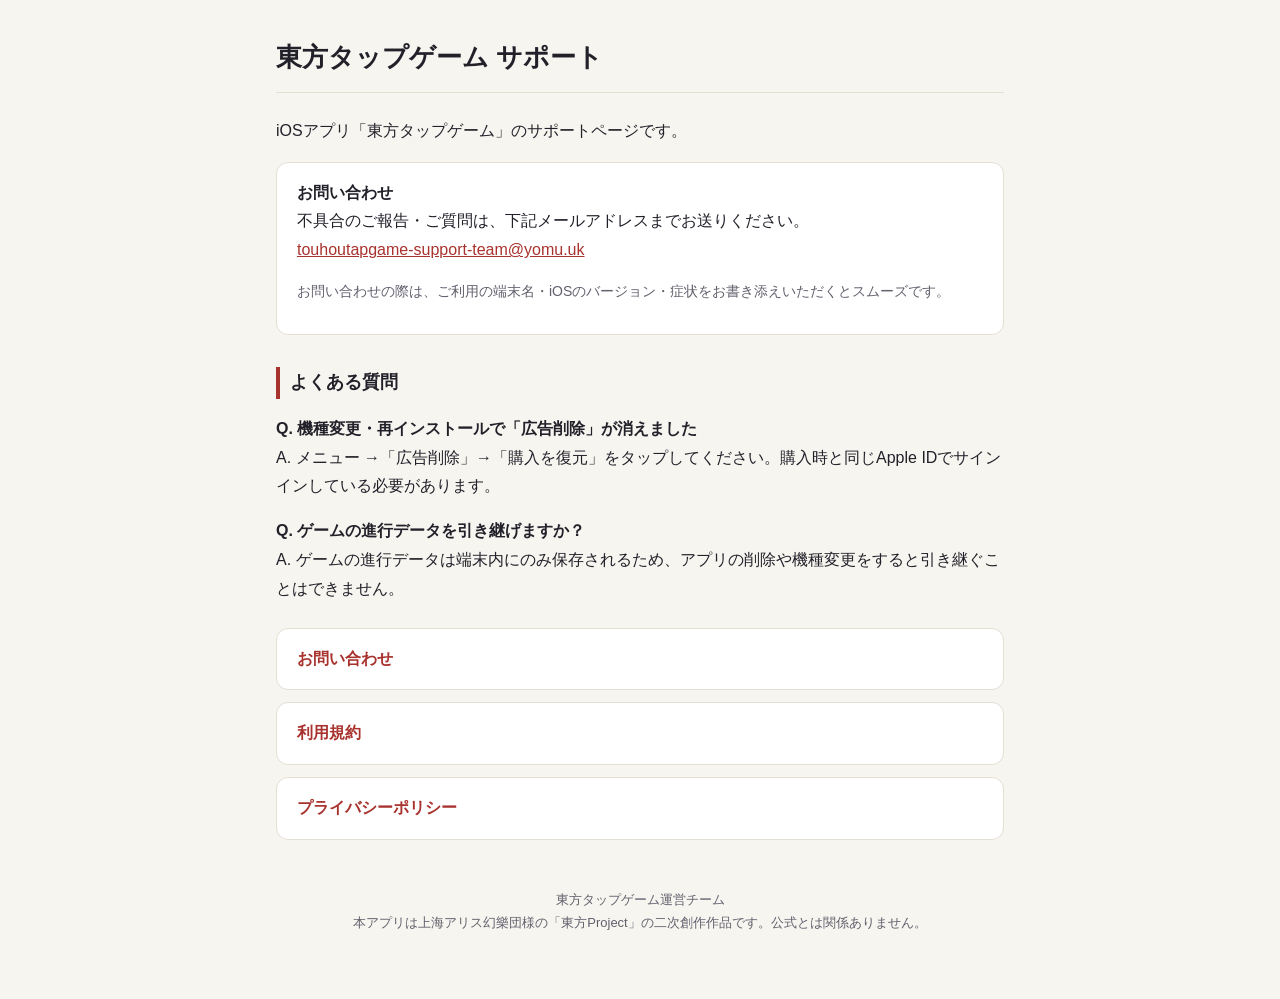
<file: site/index.html>
<!DOCTYPE html>
<html lang="ja">
<head>
<meta charset="utf-8">
<meta name="viewport" content="width=device-width, initial-scale=1">
<title>東方タップゲーム サポート</title>
<link rel="stylesheet" href="style.css">
</head>
<body>
<main>
  <header class="site">
    <h1>東方タップゲーム サポート</h1>
  </header>

  <p>iOSアプリ「東方タップゲーム」のサポートページです。</p>

  <div class="card">
    <strong>お問い合わせ</strong><br>
    不具合のご報告・ご質問は、下記メールアドレスまでお送りください。<br>
    <a href="mailto:touhoutapgame-support-team@yomu.uk">touhoutapgame-support-team@yomu.uk</a>
    <p class="muted">お問い合わせの際は、ご利用の端末名・iOSのバージョン・症状をお書き添えいただくとスムーズです。</p>
  </div>

  <h2>よくある質問</h2>
  <p><strong>Q. 機種変更・再インストールで「広告削除」が消えました</strong><br>
  A. メニュー →「広告削除」→「購入を復元」をタップしてください。購入時と同じApple IDでサインインしている必要があります。</p>
  <p><strong>Q. ゲームの進行データを引き継げますか？</strong><br>
  A. ゲームの進行データは端末内にのみ保存されるため、アプリの削除や機種変更をすると引き継ぐことはできません。</p>

  <nav class="links">
    <a href="contact.html">お問い合わせ</a>
    <a href="terms.html">利用規約</a>
    <a href="privacy.html">プライバシーポリシー</a>
  </nav>

  <footer>
    東方タップゲーム運営チーム<br>
    本アプリは上海アリス幻樂団様の「東方Project」の二次創作作品です。公式とは関係ありません。
  </footer>
</main>
</body>
</html>
</file>
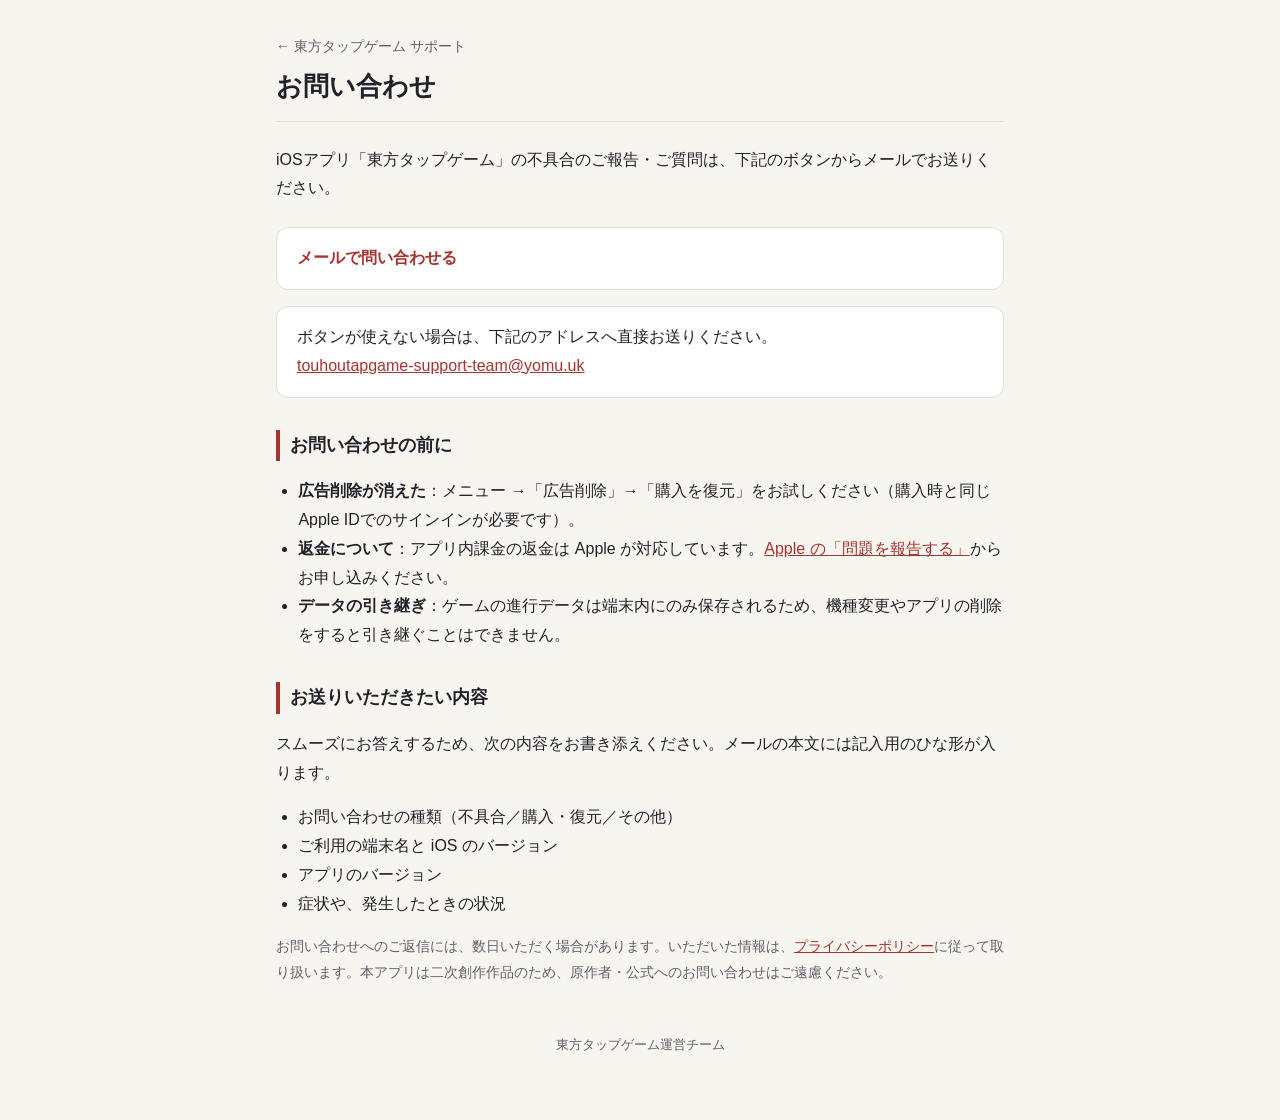
<file: site/contact.html>
<!DOCTYPE html>
<html lang="ja">
<head>
<meta charset="utf-8">
<meta name="viewport" content="width=device-width, initial-scale=1">
<title>お問い合わせ | 東方タップゲーム</title>
<link rel="stylesheet" href="style.css">
</head>
<body>
<main>
  <header class="site">
    <a class="home" href="./">← 東方タップゲーム サポート</a>
    <h1>お問い合わせ</h1>
  </header>

  <p>iOSアプリ「東方タップゲーム」の不具合のご報告・ご質問は、下記のボタンからメールでお送りください。</p>

  <nav class="links">
    <a href="mailto:touhoutapgame-support-team@yomu.uk?subject=%E3%80%90%E6%9D%B1%E6%96%B9%E3%82%BF%E3%83%83%E3%83%97%E3%82%B2%E3%83%BC%E3%83%A0%E3%80%91%E3%81%8A%E5%95%8F%E3%81%84%E5%90%88%E3%82%8F%E3%81%9B&body=%E3%81%8A%E5%95%8F%E3%81%84%E5%90%88%E3%82%8F%E3%81%9B%E3%81%AE%E7%A8%AE%E9%A1%9E%EF%BC%88%E4%B8%8D%E5%85%B7%E5%90%88%EF%BC%8F%E8%B3%BC%E5%85%A5%E3%83%BB%E5%BE%A9%E5%85%83%EF%BC%8F%E3%81%9D%E3%81%AE%E4%BB%96%EF%BC%89%EF%BC%9A%0A%0A%E3%81%94%E5%88%A9%E7%94%A8%E3%81%AE%E7%AB%AF%E6%9C%AB%EF%BC%88%E4%BE%8B%EF%BC%9AiPhone%2015%EF%BC%89%EF%BC%9A%0AiOS%E3%81%AE%E3%83%90%E3%83%BC%E3%82%B8%E3%83%A7%E3%83%B3%EF%BC%88%E4%BE%8B%EF%BC%9AiOS%2026.0%EF%BC%89%EF%BC%9A%0A%E3%82%A2%E3%83%97%E3%83%AA%E3%81%AE%E3%83%90%E3%83%BC%E3%82%B8%E3%83%A7%E3%83%B3%EF%BC%9A%0A%0A%E3%81%8A%E5%95%8F%E3%81%84%E5%90%88%E3%82%8F%E3%81%9B%E5%86%85%E5%AE%B9%EF%BC%9A%0A%0A">メールで問い合わせる</a>
  </nav>

  <div class="card">
    ボタンが使えない場合は、下記のアドレスへ直接お送りください。<br>
    <a href="mailto:touhoutapgame-support-team@yomu.uk">touhoutapgame-support-team@yomu.uk</a>
  </div>

  <h2>お問い合わせの前に</h2>
  <ul>
    <li><strong>広告削除が消えた</strong>：メニュー →「広告削除」→「購入を復元」をお試しください（購入時と同じApple IDでのサインインが必要です）。</li>
    <li><strong>返金について</strong>：アプリ内課金の返金は Apple が対応しています。<a href="https://reportaproblem.apple.com/" target="_blank" rel="noopener">Apple の「問題を報告する」</a>からお申し込みください。</li>
    <li><strong>データの引き継ぎ</strong>：ゲームの進行データは端末内にのみ保存されるため、機種変更やアプリの削除をすると引き継ぐことはできません。</li>
  </ul>

  <h2>お送りいただきたい内容</h2>
  <p>スムーズにお答えするため、次の内容をお書き添えください。メールの本文には記入用のひな形が入ります。</p>
  <ul>
    <li>お問い合わせの種類（不具合／購入・復元／その他）</li>
    <li>ご利用の端末名と iOS のバージョン</li>
    <li>アプリのバージョン</li>
    <li>症状や、発生したときの状況</li>
  </ul>
  <p class="muted">お問い合わせへのご返信には、数日いただく場合があります。いただいた情報は、<a href="privacy.html">プライバシーポリシー</a>に従って取り扱います。本アプリは二次創作作品のため、原作者・公式へのお問い合わせはご遠慮ください。</p>

  <footer>東方タップゲーム運営チーム</footer>
</main>
</body>
</html>
</file>
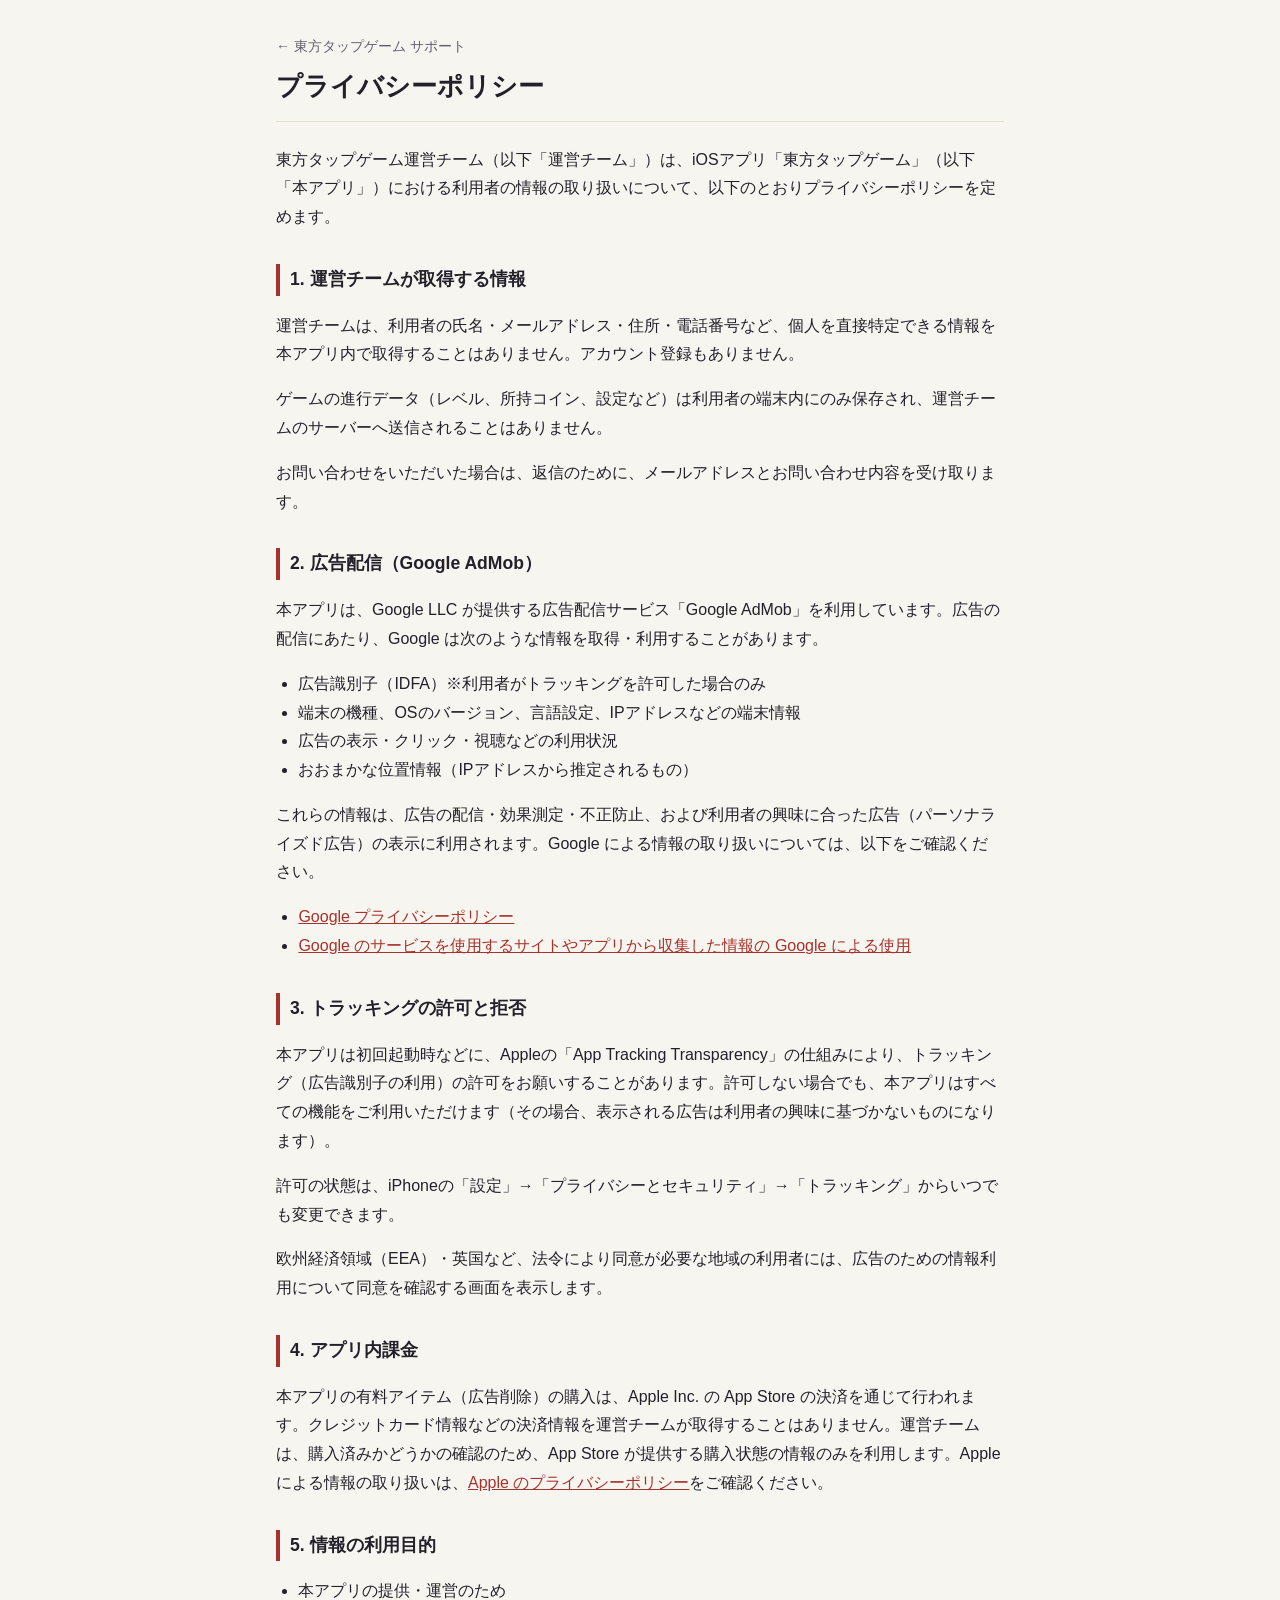
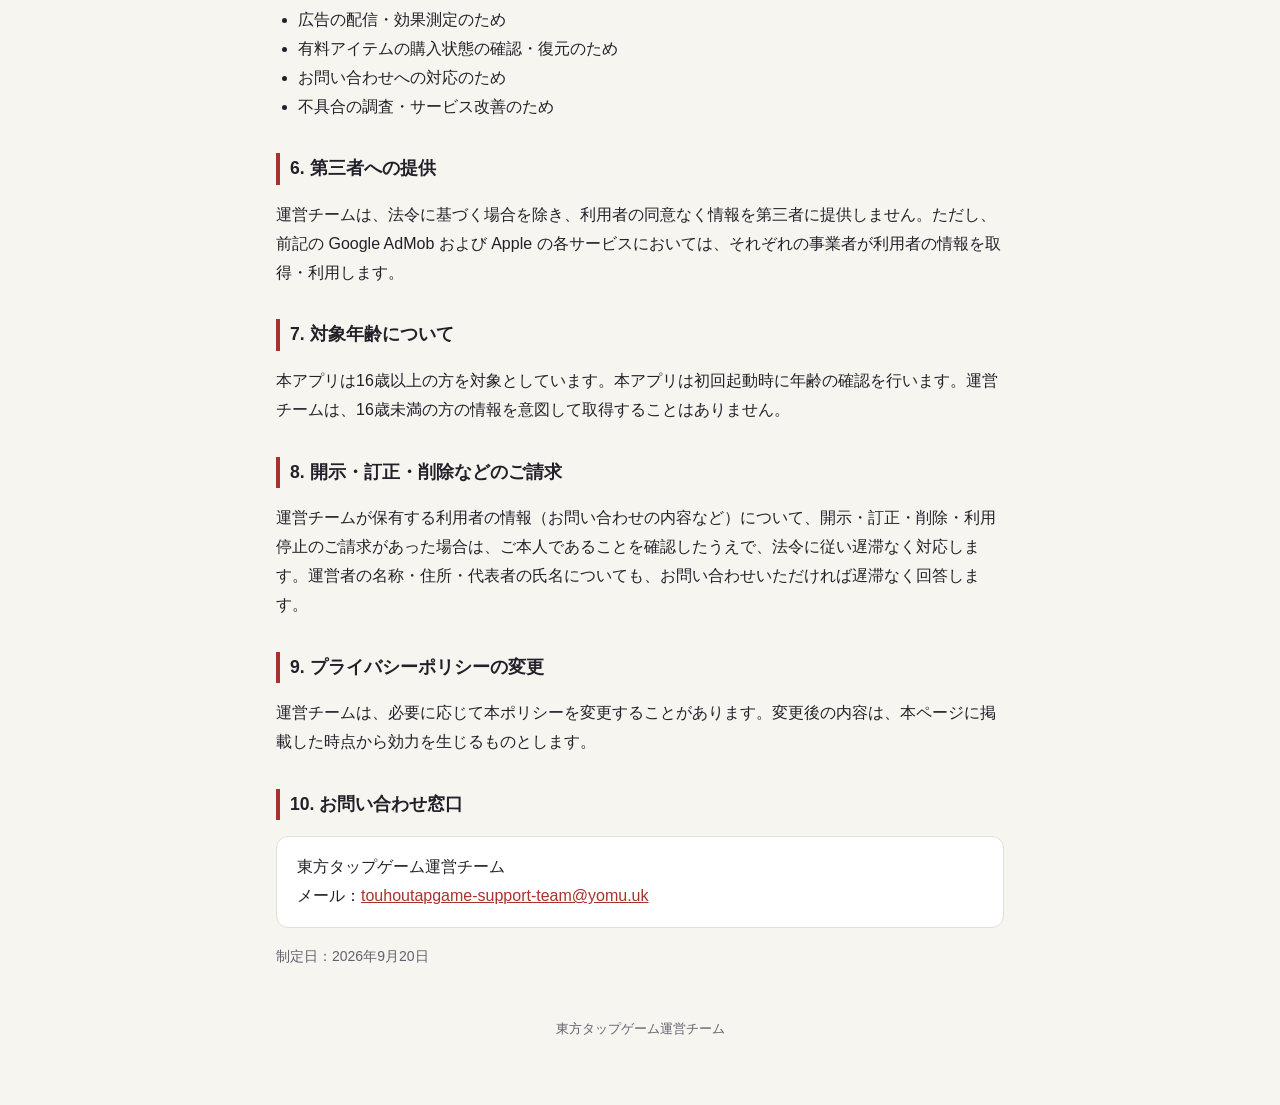
<file: site/privacy.html>
<!DOCTYPE html>
<html lang="ja">
<head>
<meta charset="utf-8">
<meta name="viewport" content="width=device-width, initial-scale=1">
<title>プライバシーポリシー | 東方タップゲーム</title>
<link rel="stylesheet" href="style.css">
</head>
<body>
<main>
  <header class="site">
    <a class="home" href="./">← 東方タップゲーム サポート</a>
    <h1>プライバシーポリシー</h1>
  </header>

  <p>東方タップゲーム運営チーム（以下「運営チーム」）は、iOSアプリ「東方タップゲーム」（以下「本アプリ」）における利用者の情報の取り扱いについて、以下のとおりプライバシーポリシーを定めます。</p>

  <h2>1. 運営チームが取得する情報</h2>
  <p>運営チームは、利用者の氏名・メールアドレス・住所・電話番号など、個人を直接特定できる情報を本アプリ内で取得することはありません。アカウント登録もありません。</p>
  <p>ゲームの進行データ（レベル、所持コイン、設定など）は利用者の端末内にのみ保存され、運営チームのサーバーへ送信されることはありません。</p>
  <p>お問い合わせをいただいた場合は、返信のために、メールアドレスとお問い合わせ内容を受け取ります。</p>

  <h2>2. 広告配信（Google AdMob）</h2>
  <p>本アプリは、Google LLC が提供する広告配信サービス「Google AdMob」を利用しています。広告の配信にあたり、Google は次のような情報を取得・利用することがあります。</p>
  <ul>
    <li>広告識別子（IDFA）※利用者がトラッキングを許可した場合のみ</li>
    <li>端末の機種、OSのバージョン、言語設定、IPアドレスなどの端末情報</li>
    <li>広告の表示・クリック・視聴などの利用状況</li>
    <li>おおまかな位置情報（IPアドレスから推定されるもの）</li>
  </ul>
  <p>これらの情報は、広告の配信・効果測定・不正防止、および利用者の興味に合った広告（パーソナライズド広告）の表示に利用されます。Google による情報の取り扱いについては、以下をご確認ください。</p>
  <ul>
    <li><a href="https://policies.google.com/privacy?hl=ja" target="_blank" rel="noopener">Google プライバシーポリシー</a></li>
    <li><a href="https://policies.google.com/technologies/partner-sites?hl=ja" target="_blank" rel="noopener">Google のサービスを使用するサイトやアプリから収集した情報の Google による使用</a></li>
  </ul>

  <h2>3. トラッキングの許可と拒否</h2>
  <p>本アプリは初回起動時などに、Appleの「App Tracking Transparency」の仕組みにより、トラッキング（広告識別子の利用）の許可をお願いすることがあります。許可しない場合でも、本アプリはすべての機能をご利用いただけます（その場合、表示される広告は利用者の興味に基づかないものになります）。</p>
  <p>許可の状態は、iPhoneの「設定」→「プライバシーとセキュリティ」→「トラッキング」からいつでも変更できます。</p>
  <p>欧州経済領域（EEA）・英国など、法令により同意が必要な地域の利用者には、広告のための情報利用について同意を確認する画面を表示します。</p>

  <h2>4. アプリ内課金</h2>
  <p>本アプリの有料アイテム（広告削除）の購入は、Apple Inc. の App Store の決済を通じて行われます。クレジットカード情報などの決済情報を運営チームが取得することはありません。運営チームは、購入済みかどうかの確認のため、App Store が提供する購入状態の情報のみを利用します。Apple による情報の取り扱いは、<a href="https://www.apple.com/jp/legal/privacy/" target="_blank" rel="noopener">Apple のプライバシーポリシー</a>をご確認ください。</p>

  <h2>5. 情報の利用目的</h2>
  <ul>
    <li>本アプリの提供・運営のため</li>
    <li>広告の配信・効果測定のため</li>
    <li>有料アイテムの購入状態の確認・復元のため</li>
    <li>お問い合わせへの対応のため</li>
    <li>不具合の調査・サービス改善のため</li>
  </ul>

  <h2>6. 第三者への提供</h2>
  <p>運営チームは、法令に基づく場合を除き、利用者の同意なく情報を第三者に提供しません。ただし、前記の Google AdMob および Apple の各サービスにおいては、それぞれの事業者が利用者の情報を取得・利用します。</p>

  <h2>7. 対象年齢について</h2>
  <p>本アプリは16歳以上の方を対象としています。本アプリは初回起動時に年齢の確認を行います。運営チームは、16歳未満の方の情報を意図して取得することはありません。</p>

  <h2>8. 開示・訂正・削除などのご請求</h2>
  <p>運営チームが保有する利用者の情報（お問い合わせの内容など）について、開示・訂正・削除・利用停止のご請求があった場合は、ご本人であることを確認したうえで、法令に従い遅滞なく対応します。運営者の名称・住所・代表者の氏名についても、お問い合わせいただければ遅滞なく回答します。</p>

  <h2>9. プライバシーポリシーの変更</h2>
  <p>運営チームは、必要に応じて本ポリシーを変更することがあります。変更後の内容は、本ページに掲載した時点から効力を生じるものとします。</p>

  <h2>10. お問い合わせ窓口</h2>
  <div class="card">
    東方タップゲーム運営チーム<br>
    メール：<a href="mailto:touhoutapgame-support-team@yomu.uk">touhoutapgame-support-team@yomu.uk</a>
  </div>

  <p class="muted">制定日：2026年9月20日</p>

  <footer>東方タップゲーム運営チーム</footer>
</main>
</body>
</html>
</file>
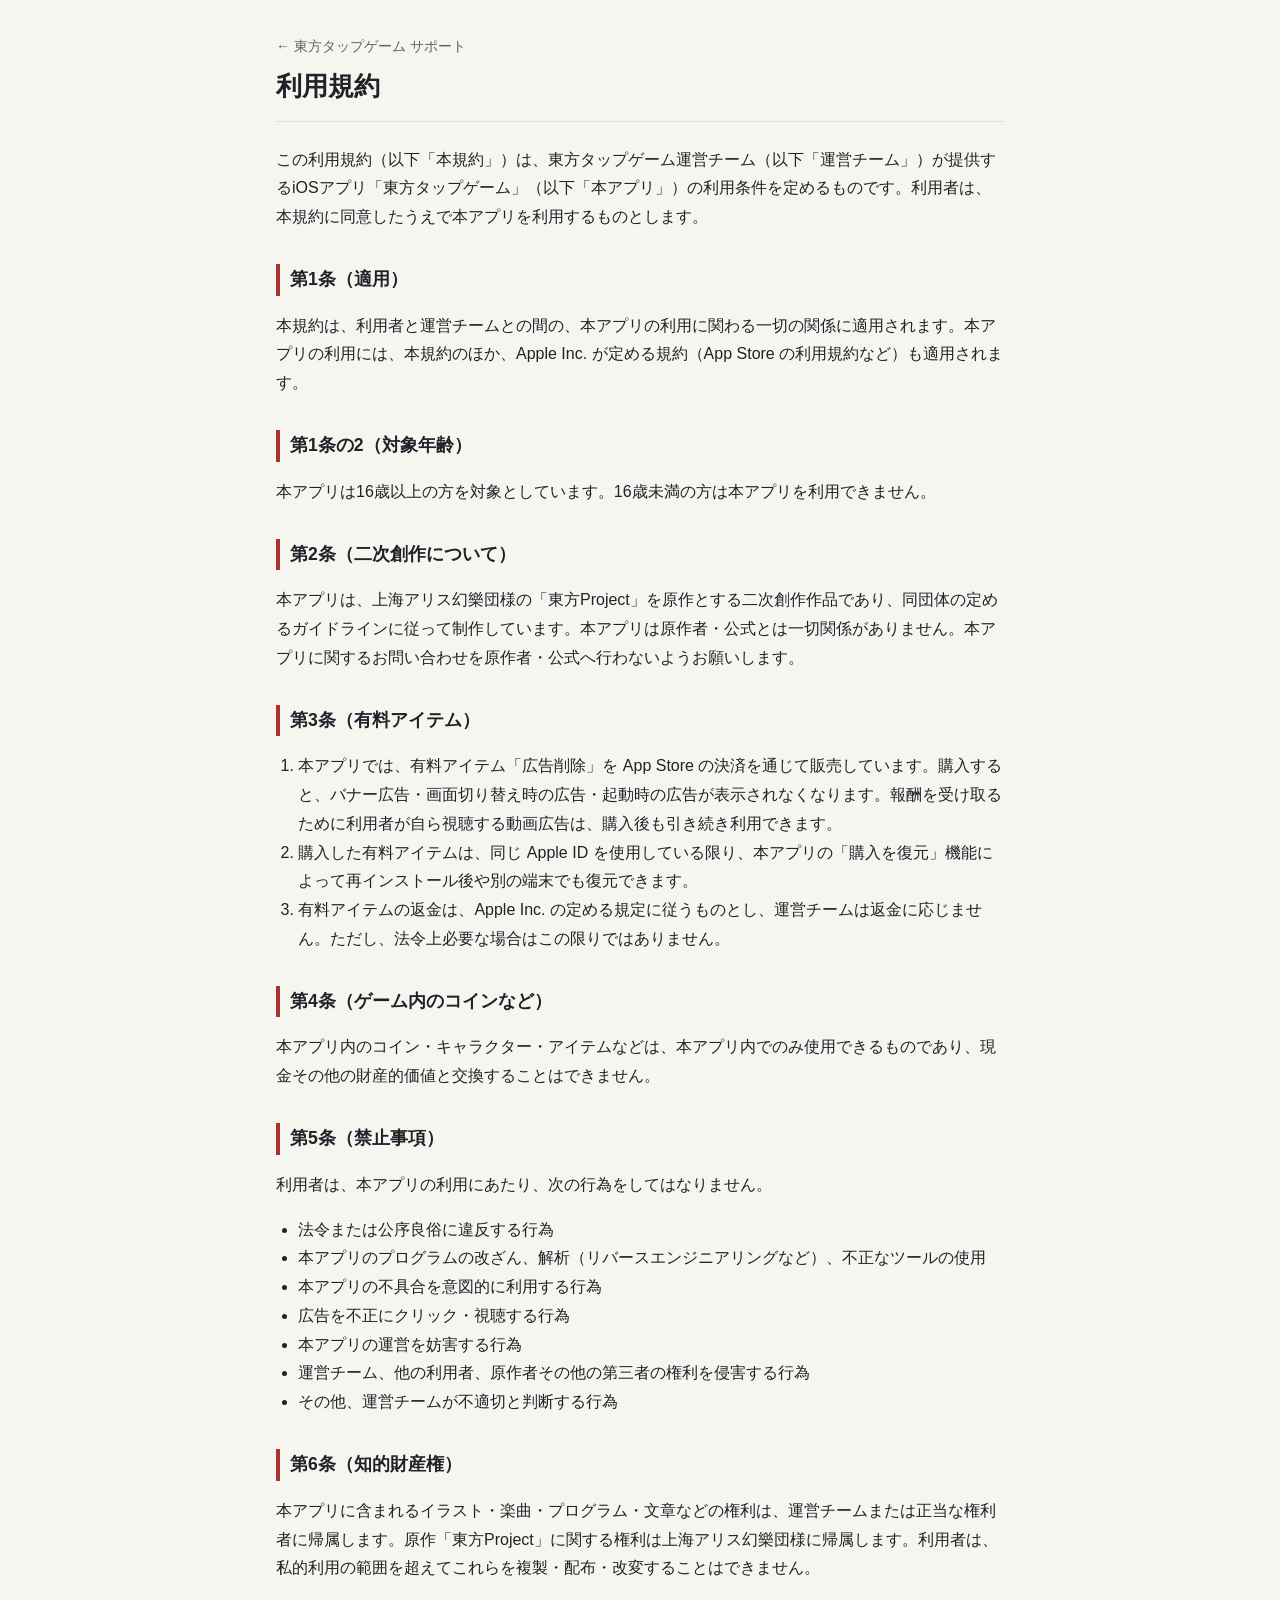
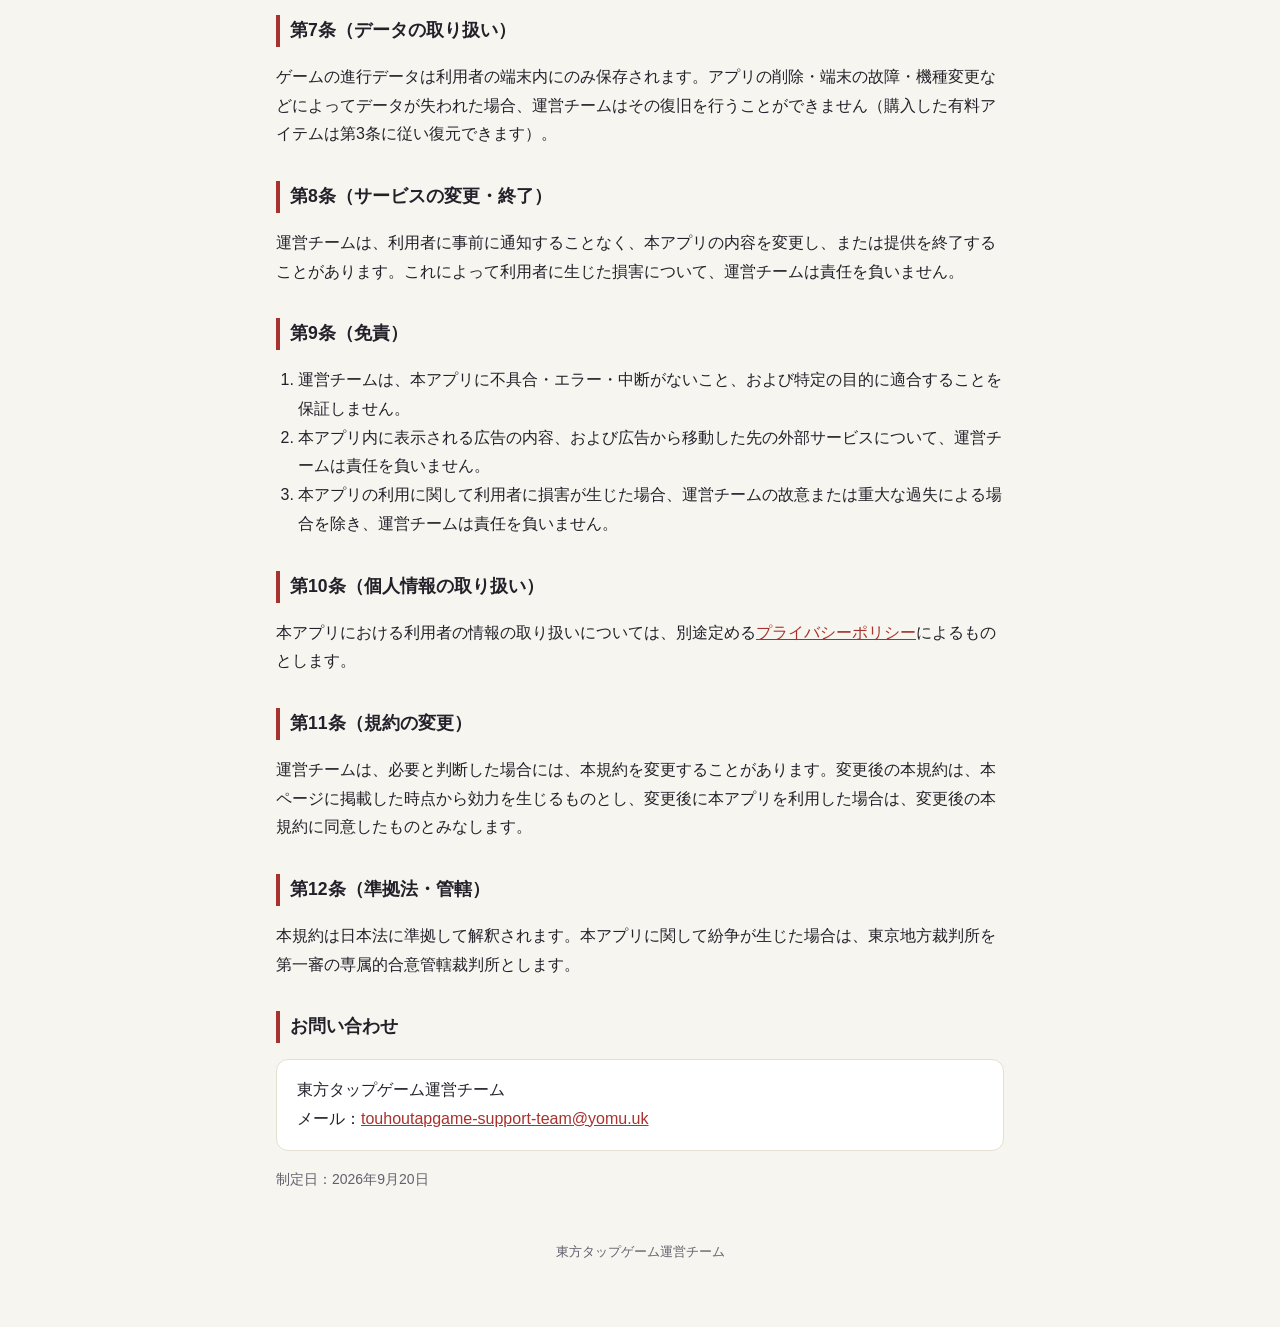
<file: site/terms.html>
<!DOCTYPE html>
<html lang="ja">
<head>
<meta charset="utf-8">
<meta name="viewport" content="width=device-width, initial-scale=1">
<title>利用規約 | 東方タップゲーム</title>
<link rel="stylesheet" href="style.css">
</head>
<body>
<main>
  <header class="site">
    <a class="home" href="./">← 東方タップゲーム サポート</a>
    <h1>利用規約</h1>
  </header>

  <p>この利用規約（以下「本規約」）は、東方タップゲーム運営チーム（以下「運営チーム」）が提供するiOSアプリ「東方タップゲーム」（以下「本アプリ」）の利用条件を定めるものです。利用者は、本規約に同意したうえで本アプリを利用するものとします。</p>

  <h2>第1条（適用）</h2>
  <p>本規約は、利用者と運営チームとの間の、本アプリの利用に関わる一切の関係に適用されます。本アプリの利用には、本規約のほか、Apple Inc. が定める規約（App Store の利用規約など）も適用されます。</p>

  <h2>第1条の2（対象年齢）</h2>
  <p>本アプリは16歳以上の方を対象としています。16歳未満の方は本アプリを利用できません。</p>

  <h2>第2条（二次創作について）</h2>
  <p>本アプリは、上海アリス幻樂団様の「東方Project」を原作とする二次創作作品であり、同団体の定めるガイドラインに従って制作しています。本アプリは原作者・公式とは一切関係がありません。本アプリに関するお問い合わせを原作者・公式へ行わないようお願いします。</p>

  <h2>第3条（有料アイテム）</h2>
  <ol>
    <li>本アプリでは、有料アイテム「広告削除」を App Store の決済を通じて販売しています。購入すると、バナー広告・画面切り替え時の広告・起動時の広告が表示されなくなります。報酬を受け取るために利用者が自ら視聴する動画広告は、購入後も引き続き利用できます。</li>
    <li>購入した有料アイテムは、同じ Apple ID を使用している限り、本アプリの「購入を復元」機能によって再インストール後や別の端末でも復元できます。</li>
    <li>有料アイテムの返金は、Apple Inc. の定める規定に従うものとし、運営チームは返金に応じません。ただし、法令上必要な場合はこの限りではありません。</li>
  </ol>

  <h2>第4条（ゲーム内のコインなど）</h2>
  <p>本アプリ内のコイン・キャラクター・アイテムなどは、本アプリ内でのみ使用できるものであり、現金その他の財産的価値と交換することはできません。</p>

  <h2>第5条（禁止事項）</h2>
  <p>利用者は、本アプリの利用にあたり、次の行為をしてはなりません。</p>
  <ul>
    <li>法令または公序良俗に違反する行為</li>
    <li>本アプリのプログラムの改ざん、解析（リバースエンジニアリングなど）、不正なツールの使用</li>
    <li>本アプリの不具合を意図的に利用する行為</li>
    <li>広告を不正にクリック・視聴する行為</li>
    <li>本アプリの運営を妨害する行為</li>
    <li>運営チーム、他の利用者、原作者その他の第三者の権利を侵害する行為</li>
    <li>その他、運営チームが不適切と判断する行為</li>
  </ul>

  <h2>第6条（知的財産権）</h2>
  <p>本アプリに含まれるイラスト・楽曲・プログラム・文章などの権利は、運営チームまたは正当な権利者に帰属します。原作「東方Project」に関する権利は上海アリス幻樂団様に帰属します。利用者は、私的利用の範囲を超えてこれらを複製・配布・改変することはできません。</p>

  <h2>第7条（データの取り扱い）</h2>
  <p>ゲームの進行データは利用者の端末内にのみ保存されます。アプリの削除・端末の故障・機種変更などによってデータが失われた場合、運営チームはその復旧を行うことができません（購入した有料アイテムは第3条に従い復元できます）。</p>

  <h2>第8条（サービスの変更・終了）</h2>
  <p>運営チームは、利用者に事前に通知することなく、本アプリの内容を変更し、または提供を終了することがあります。これによって利用者に生じた損害について、運営チームは責任を負いません。</p>

  <h2>第9条（免責）</h2>
  <ol>
    <li>運営チームは、本アプリに不具合・エラー・中断がないこと、および特定の目的に適合することを保証しません。</li>
    <li>本アプリ内に表示される広告の内容、および広告から移動した先の外部サービスについて、運営チームは責任を負いません。</li>
    <li>本アプリの利用に関して利用者に損害が生じた場合、運営チームの故意または重大な過失による場合を除き、運営チームは責任を負いません。</li>
  </ol>

  <h2>第10条（個人情報の取り扱い）</h2>
  <p>本アプリにおける利用者の情報の取り扱いについては、別途定める<a href="privacy.html">プライバシーポリシー</a>によるものとします。</p>

  <h2>第11条（規約の変更）</h2>
  <p>運営チームは、必要と判断した場合には、本規約を変更することがあります。変更後の本規約は、本ページに掲載した時点から効力を生じるものとし、変更後に本アプリを利用した場合は、変更後の本規約に同意したものとみなします。</p>

  <h2>第12条（準拠法・管轄）</h2>
  <p>本規約は日本法に準拠して解釈されます。本アプリに関して紛争が生じた場合は、東京地方裁判所を第一審の専属的合意管轄裁判所とします。</p>

  <h2>お問い合わせ</h2>
  <div class="card">
    東方タップゲーム運営チーム<br>
    メール：<a href="mailto:touhoutapgame-support-team@yomu.uk">touhoutapgame-support-team@yomu.uk</a>
  </div>

  <p class="muted">制定日：2026年9月20日</p>

  <footer>東方タップゲーム運営チーム</footer>
</main>
</body>
</html>
</file>
<file: site/style.css>
:root {
  --bg: #f7f5ef;
  --surface: #ffffff;
  --text: #22212a;
  --muted: #62606d;
  --accent: #a8322d;
  --border: #e3dfd3;
}
@media (prefers-color-scheme: dark) {
  :root {
    --bg: #15141b;
    --surface: #1e1d26;
    --text: #ecebf2;
    --muted: #a6a4b3;
    --accent: #e8c979;
    --border: #33313f;
  }
}
* { box-sizing: border-box; }
body {
  margin: 0;
  background: var(--bg);
  color: var(--text);
  font-family: "Hiragino Sans", "Hiragino Kaku Gothic ProN", "Noto Sans JP", "Yu Gothic", sans-serif;
  line-height: 1.8;
  font-size: 16px;
}
main {
  max-width: 760px;
  margin: 0 auto;
  padding: 32px 16px 64px;
}
header.site {
  border-bottom: 1px solid var(--border);
  padding-bottom: 16px;
  margin-bottom: 24px;
}
header.site a.home {
  color: var(--muted);
  text-decoration: none;
  font-size: 14px;
}
h1 { font-size: 1.6rem; margin: 8px 0 0; line-height: 1.4; }
h2 {
  font-size: 1.1rem;
  margin: 32px 0 8px;
  padding-left: 10px;
  border-left: 4px solid var(--accent);
}
p, li { overflow-wrap: anywhere; }
ul, ol { padding-left: 1.4em; }
a { color: var(--accent); }
.muted { color: var(--muted); font-size: 14px; }
.card {
  background: var(--surface);
  border: 1px solid var(--border);
  border-radius: 12px;
  padding: 16px 20px;
  margin: 16px 0;
}
nav.links { display: flex; flex-direction: column; gap: 12px; margin-top: 24px; }
nav.links a {
  display: block;
  background: var(--surface);
  border: 1px solid var(--border);
  border-radius: 12px;
  padding: 16px 20px;
  text-decoration: none;
  font-weight: bold;
}
footer { margin-top: 48px; color: var(--muted); font-size: 13px; text-align: center; }
</file>
